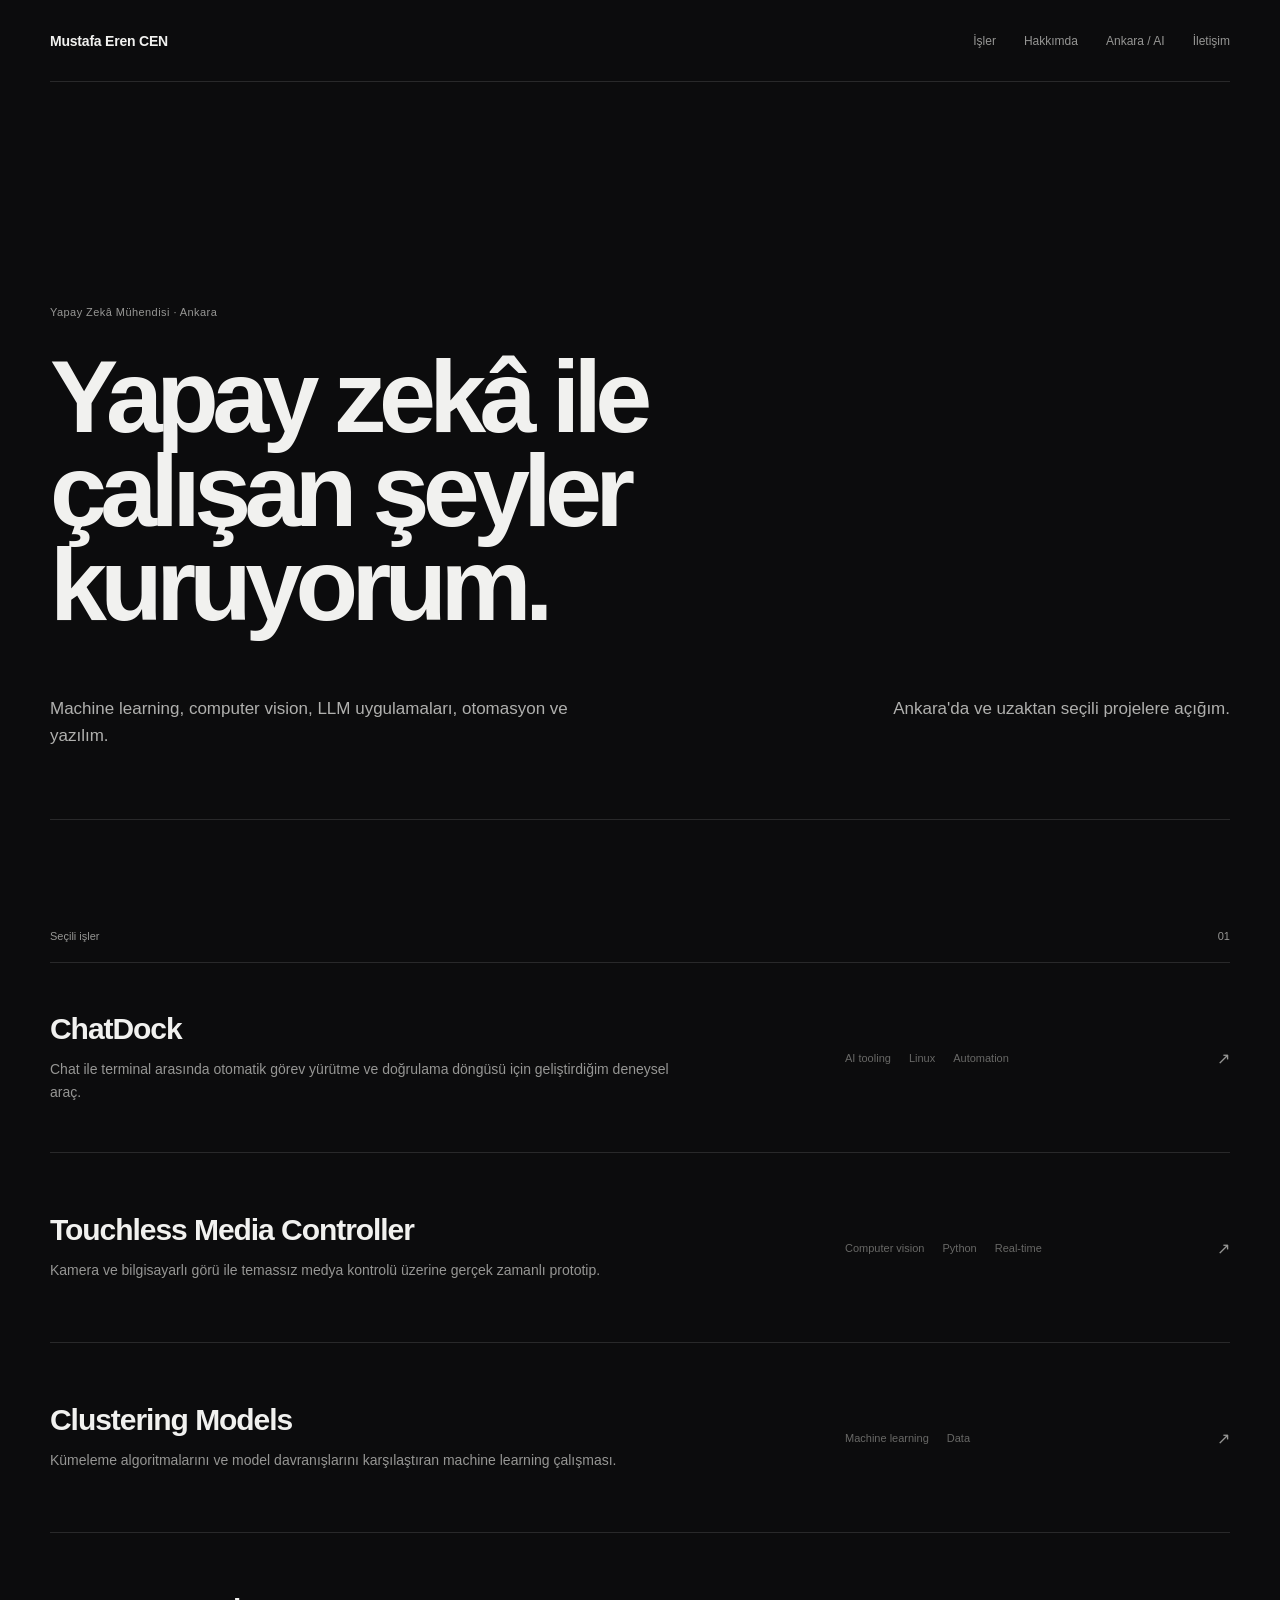
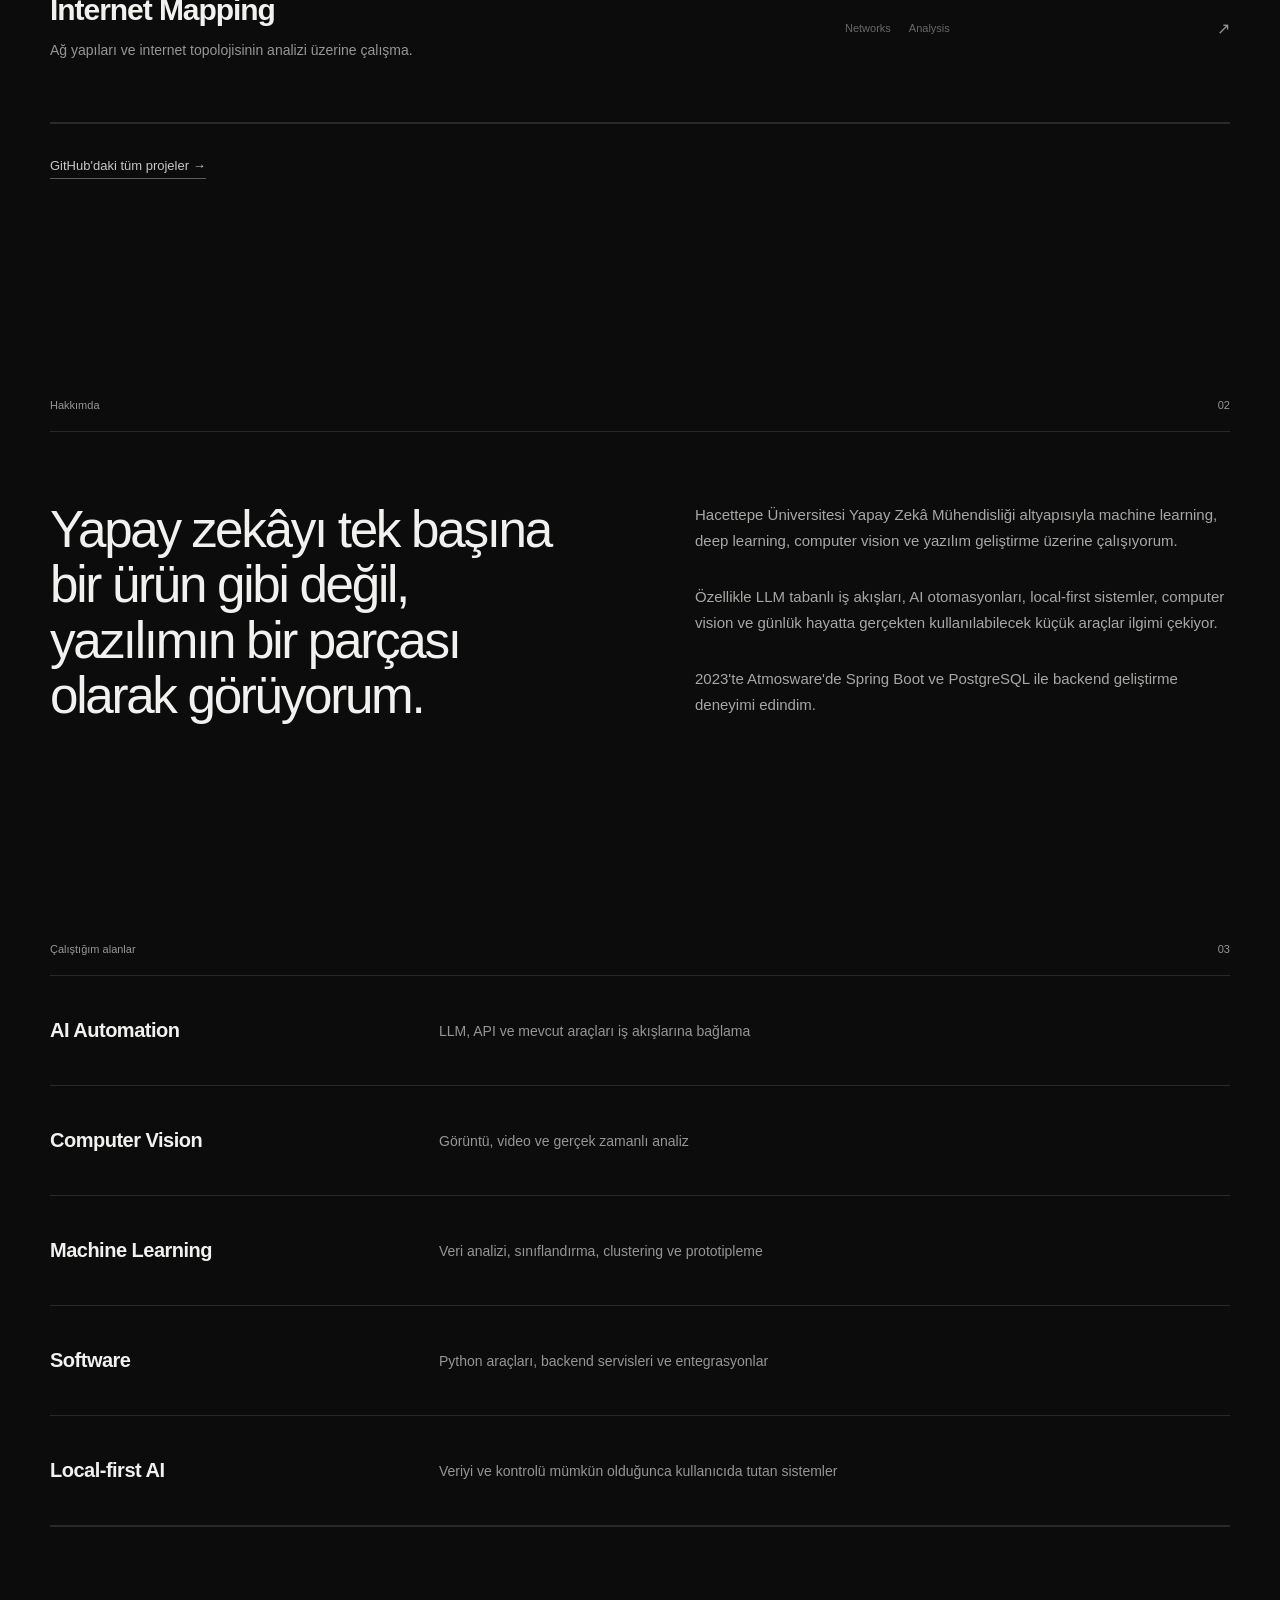
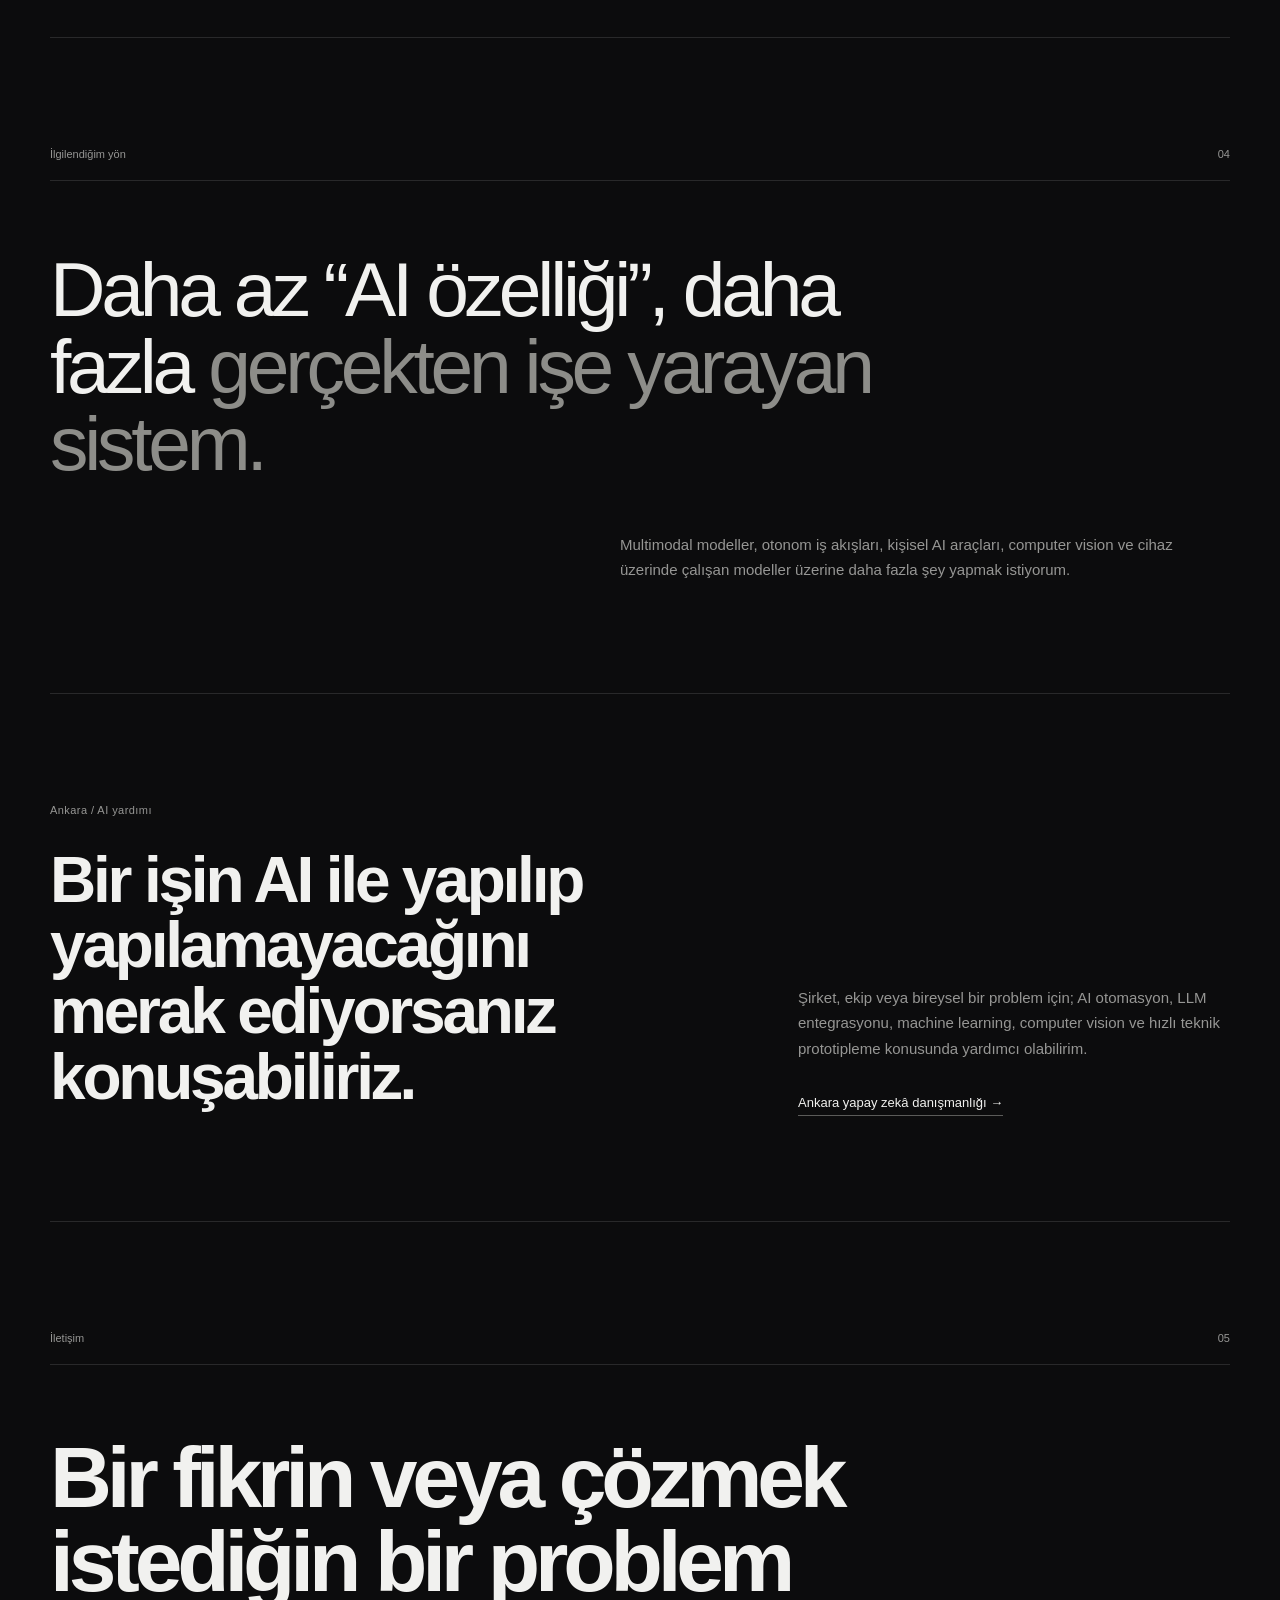
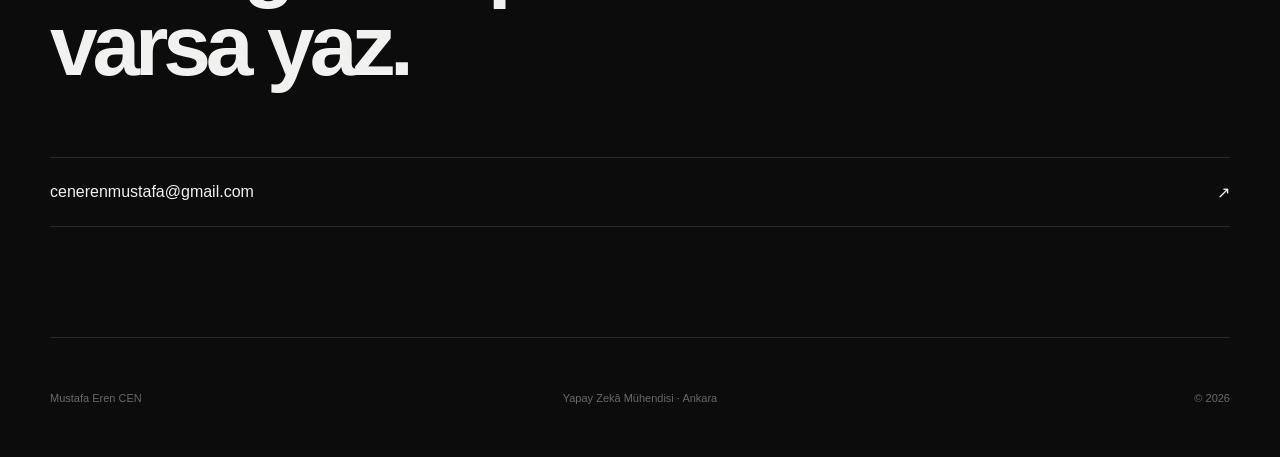
<file: index.html>
<!doctype html>
<html lang="tr">
<head>
  <meta charset="utf-8">
  <meta name="viewport" content="width=device-width,initial-scale=1">

  <title>Mustafa Eren CEN — Yapay Zekâ Mühendisi, Ankara</title>

  <meta
    name="description"
    content="Mustafa Eren CEN — Ankara'da yapay zekâ mühendisi. AI otomasyon, LLM uygulamaları, machine learning, computer vision, Python ve yazılım sistemleri."
  >

  <meta name="robots" content="index,follow,max-image-preview:large,max-snippet:-1">
  <meta name="author" content="Mustafa Eren CEN">
  <meta name="theme-color" content="#0c0c0d">

  <link rel="canonical" href="https://mstfcen.com/">
  <link rel="stylesheet" href="/style.css">

  <meta property="og:type" content="profile">
  <meta property="og:locale" content="tr_TR">
  <meta property="og:title" content="Mustafa Eren CEN — Yapay Zekâ Mühendisi">
  <meta
    property="og:description"
    content="Yapay zekâ, yazılım ve çalışan sistemler. Ankara."
  >
  <meta property="og:url" content="https://mstfcen.com/">

  <script type="application/ld+json">
  {
    "@context":"https://schema.org",
    "@graph":[
      {
        "@type":"Person",
        "@id":"https://mstfcen.com/#person",
        "name":"Mustafa Eren CEN",
        "url":"https://mstfcen.com/",
        "email":"mailto:cenerenmustafa@gmail.com",
        "jobTitle":"Artificial Intelligence Engineer",
        "address":{
          "@type":"PostalAddress",
          "addressLocality":"Ankara",
          "addressCountry":"TR"
        },
        "alumniOf":{
          "@type":"CollegeOrUniversity",
          "name":"Hacettepe University"
        },
        "sameAs":[
          "https://github.com/mstfcen"
        ],
        "knowsAbout":[
          "Artificial Intelligence",
          "Machine Learning",
          "Computer Vision",
          "Large Language Models",
          "AI Automation",
          "Python",
          "Java",
          "Spring Boot"
        ]
      },
      {
        "@type":"WebSite",
        "@id":"https://mstfcen.com/#website",
        "url":"https://mstfcen.com/",
        "name":"Mustafa Eren CEN",
        "publisher":{"@id":"https://mstfcen.com/#person"}
      }
    ]
  }
  </script>
</head>

<body>
  <header class="site-header wrap">
    <a class="name" href="/">Mustafa Eren CEN</a>

    <nav>
      <a href="#work">İşler</a>
      <a href="#about">Hakkımda</a>
      <a href="/ankara-yapay-zeka-danismanligi/">Ankara / AI</a>
      <a href="mailto:cenerenmustafa@gmail.com">İletişim</a>
    </nav>
  </header>

  <main>
    <section class="hero wrap">
      <p class="eyebrow">
        Yapay Zekâ Mühendisi · Ankara
      </p>

      <h1>
        Yapay zekâ ile<br>
        çalışan şeyler kuruyorum.
      </h1>

      <div class="hero-foot">
        <p>
          Machine learning, computer vision,
          LLM uygulamaları, otomasyon ve yazılım.
        </p>

        <p class="availability">
          Ankara'da ve uzaktan seçili projelere açığım.
        </p>
      </div>
    </section>

    <section class="work wrap" id="work">
      <div class="section-title">
        <span>Seçili işler</span>
        <span>01</span>
      </div>

      <div class="work-list">

        <a
          class="work-row"
          href="https://github.com/mstfcen/zaku-chatdock"
          target="_blank"
          rel="noreferrer"
        >
          <div class="work-main">
            <h2>ChatDock</h2>
            <p>
              Chat ile terminal arasında otomatik görev yürütme
              ve doğrulama döngüsü için geliştirdiğim deneysel araç.
            </p>
          </div>

          <div class="work-meta">
            <span>AI tooling</span>
            <span>Linux</span>
            <span>Automation</span>
          </div>

          <span class="arrow">↗</span>
        </a>

        <a
          class="work-row"
          href="https://github.com/mstfcen/touchless-media-controller"
          target="_blank"
          rel="noreferrer"
        >
          <div class="work-main">
            <h2>Touchless Media Controller</h2>
            <p>
              Kamera ve bilgisayarlı görü ile temassız
              medya kontrolü üzerine gerçek zamanlı prototip.
            </p>
          </div>

          <div class="work-meta">
            <span>Computer vision</span>
            <span>Python</span>
            <span>Real-time</span>
          </div>

          <span class="arrow">↗</span>
        </a>

        <a
          class="work-row"
          href="https://github.com/mstfcen/Clustering-Models"
          target="_blank"
          rel="noreferrer"
        >
          <div class="work-main">
            <h2>Clustering Models</h2>
            <p>
              Kümeleme algoritmalarını ve model davranışlarını
              karşılaştıran machine learning çalışması.
            </p>
          </div>

          <div class="work-meta">
            <span>Machine learning</span>
            <span>Data</span>
          </div>

          <span class="arrow">↗</span>
        </a>

        <a
          class="work-row"
          href="https://github.com/mstfcen/Internet-Mapping"
          target="_blank"
          rel="noreferrer"
        >
          <div class="work-main">
            <h2>Internet Mapping</h2>
            <p>
              Ağ yapıları ve internet topolojisinin
              analizi üzerine çalışma.
            </p>
          </div>

          <div class="work-meta">
            <span>Networks</span>
            <span>Analysis</span>
          </div>

          <span class="arrow">↗</span>
        </a>

      </div>

      <a
        class="simple-link"
        href="https://github.com/mstfcen"
        target="_blank"
        rel="noreferrer"
      >
        GitHub'daki tüm projeler →
      </a>
    </section>

    <section class="about wrap" id="about">
      <div class="section-title">
        <span>Hakkımda</span>
        <span>02</span>
      </div>

      <div class="about-grid">
        <div class="about-lead">
          <p>
            Yapay zekâyı tek başına bir ürün gibi değil,
            yazılımın bir parçası olarak görüyorum.
          </p>
        </div>

        <div class="about-copy">
          <p>
            Hacettepe Üniversitesi Yapay Zekâ Mühendisliği
            altyapısıyla machine learning, deep learning,
            computer vision ve yazılım geliştirme üzerine çalışıyorum.
          </p>

          <p>
            Özellikle LLM tabanlı iş akışları,
            AI otomasyonları, local-first sistemler,
            computer vision ve günlük hayatta gerçekten
            kullanılabilecek küçük araçlar ilgimi çekiyor.
          </p>

          <p>
            2023'te Atmosware'de Spring Boot ve PostgreSQL
            ile backend geliştirme deneyimi edindim.
          </p>
        </div>
      </div>
    </section>

    <section class="capabilities wrap">
      <div class="section-title">
        <span>Çalıştığım alanlar</span>
        <span>03</span>
      </div>

      <div class="cap-list">
        <div>
          <strong>AI Automation</strong>
          <span>LLM, API ve mevcut araçları iş akışlarına bağlama</span>
        </div>

        <div>
          <strong>Computer Vision</strong>
          <span>Görüntü, video ve gerçek zamanlı analiz</span>
        </div>

        <div>
          <strong>Machine Learning</strong>
          <span>Veri analizi, sınıflandırma, clustering ve prototipleme</span>
        </div>

        <div>
          <strong>Software</strong>
          <span>Python araçları, backend servisleri ve entegrasyonlar</span>
        </div>

        <div>
          <strong>Local-first AI</strong>
          <span>Veriyi ve kontrolü mümkün olduğunca kullanıcıda tutan sistemler</span>
        </div>
      </div>
    </section>

    <section class="direction wrap">
      <div class="section-title">
        <span>İlgilendiğim yön</span>
        <span>04</span>
      </div>

      <p class="direction-copy">
        Daha az “AI özelliği”, daha fazla
        <em>gerçekten işe yarayan sistem.</em>
      </p>

      <p class="direction-detail">
        Multimodal modeller, otonom iş akışları,
        kişisel AI araçları, computer vision ve
        cihaz üzerinde çalışan modeller üzerine
        daha fazla şey yapmak istiyorum.
      </p>
    </section>

    <section class="ankara wrap">
      <div class="ankara-inner">
        <div>
          <p class="eyebrow">
            Ankara / AI yardımı
          </p>

          <h2>
            Bir işin AI ile yapılıp
            yapılamayacağını merak ediyorsanız konuşabiliriz.
          </h2>
        </div>

        <div class="ankara-copy">
          <p>
            Şirket, ekip veya bireysel bir problem için;
            AI otomasyon, LLM entegrasyonu, machine learning,
            computer vision ve hızlı teknik prototipleme
            konusunda yardımcı olabilirim.
          </p>

          <a href="/ankara-yapay-zeka-danismanligi/">
            Ankara yapay zekâ danışmanlığı →
          </a>
        </div>
      </div>
    </section>

    <section class="contact wrap">
      <div class="section-title">
        <span>İletişim</span>
        <span>05</span>
      </div>

      <h2>
        Bir fikrin veya
        çözmek istediğin bir problem varsa yaz.
      </h2>

      <a
        class="email-link"
        href="mailto:cenerenmustafa@gmail.com"
      >
        cenerenmustafa@gmail.com
        <span>↗</span>
      </a>
    </section>
  </main>

  <footer class="footer wrap">
    <div>
      Mustafa Eren CEN
    </div>

    <div>
      Yapay Zekâ Mühendisi · Ankara
    </div>

    <div>
      © 2026
    </div>
  </footer>
</body>
</html>
</file>
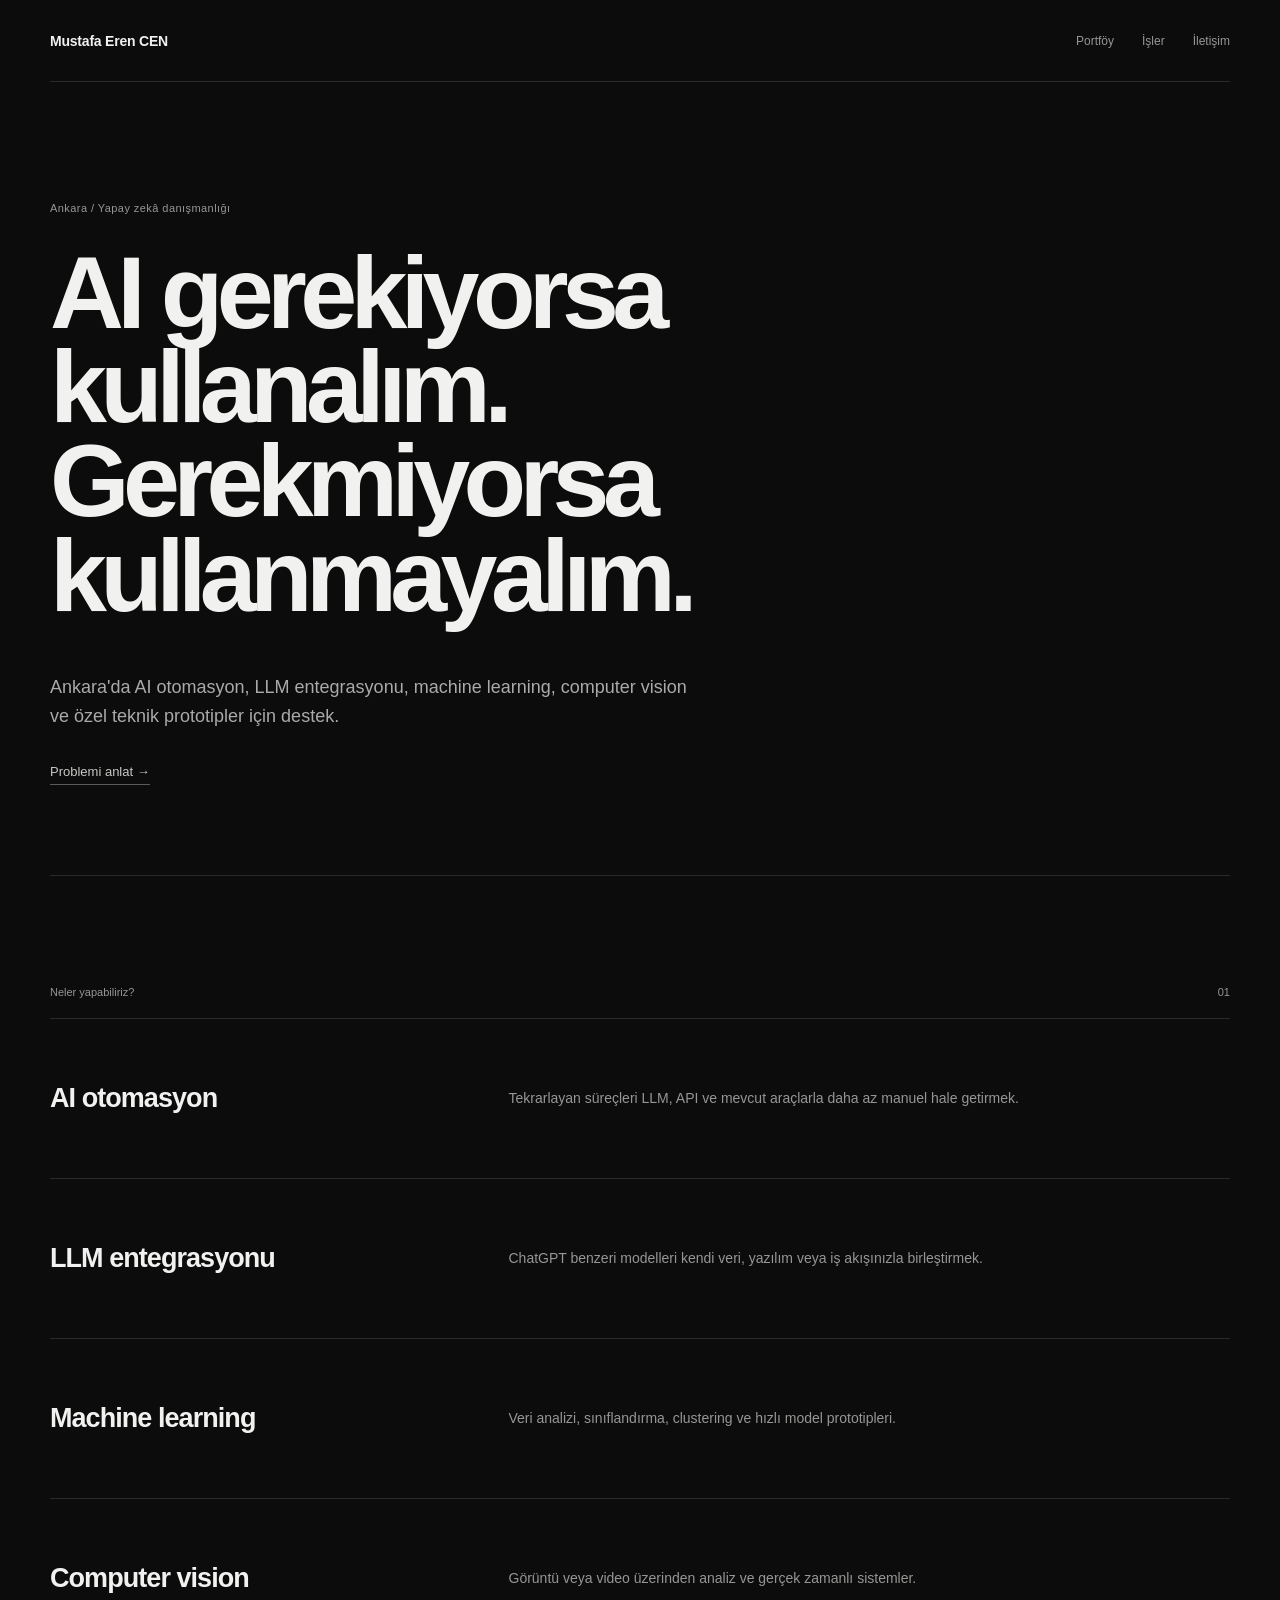
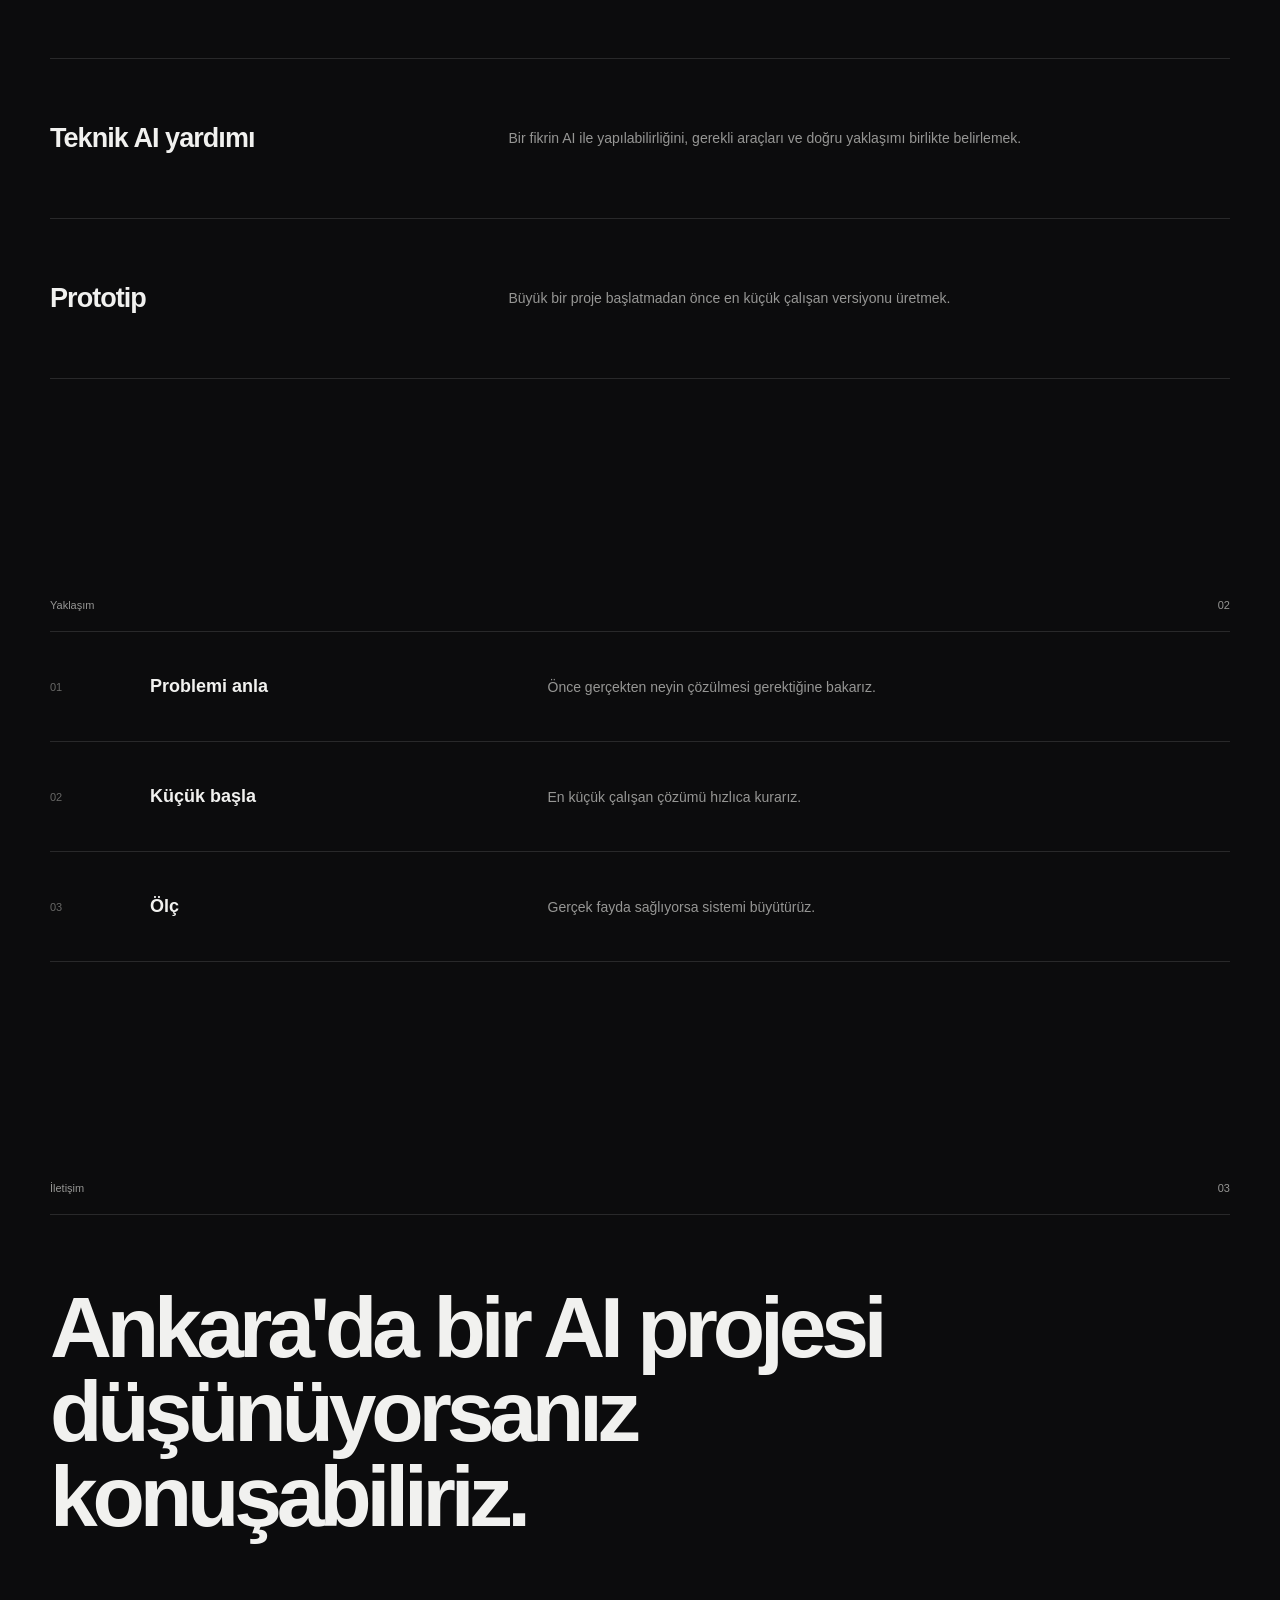
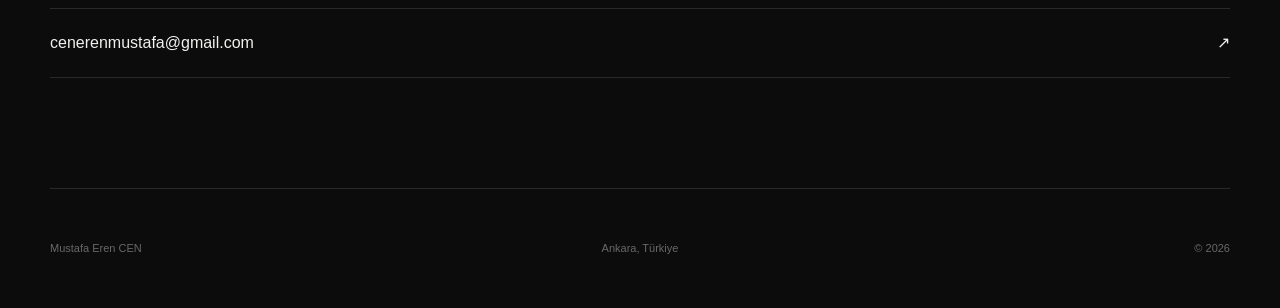
<file: ankara-yapay-zeka-danismanligi/index.html>
<!doctype html>
<html lang="tr">
<head>
  <meta charset="utf-8">
  <meta name="viewport" content="width=device-width,initial-scale=1">

  <title>Ankara Yapay Zekâ Danışmanlığı ve AI Yardımı | Mustafa Eren CEN</title>

  <meta
    name="description"
    content="Ankara'da yapay zekâ danışmanlığı ve teknik AI yardımı. AI otomasyon, LLM entegrasyonu, machine learning, computer vision ve Python prototipleme."
  >

  <meta name="robots" content="index,follow">
  <meta name="theme-color" content="#0c0c0d">

  <link
    rel="canonical"
    href="https://mstfcen.com/ankara-yapay-zeka-danismanligi/"
  >

  <link rel="stylesheet" href="/style.css">

  <script type="application/ld+json">
  {
    "@context":"https://schema.org",
    "@type":"Service",
    "name":"Ankara Yapay Zekâ Danışmanlığı ve AI Teknik Destek",
    "url":"https://mstfcen.com/ankara-yapay-zeka-danismanligi/",
    "provider":{
      "@type":"Person",
      "name":"Mustafa Eren CEN",
      "url":"https://mstfcen.com/",
      "email":"cenerenmustafa@gmail.com"
    },
    "areaServed":{
      "@type":"City",
      "name":"Ankara"
    },
    "serviceType":[
      "Yapay Zekâ Danışmanlığı",
      "AI Otomasyon",
      "LLM Entegrasyonu",
      "Machine Learning",
      "Computer Vision",
      "Python Prototipleme"
    ]
  }
  </script>
</head>

<body>
  <header class="site-header wrap">
    <a class="name" href="/">Mustafa Eren CEN</a>

    <nav>
      <a href="/">Portföy</a>
      <a href="/#work">İşler</a>
      <a href="mailto:cenerenmustafa@gmail.com">İletişim</a>
    </nav>
  </header>

  <main>
    <section class="service-hero wrap">
      <p class="eyebrow">
        Ankara / Yapay zekâ danışmanlığı
      </p>

      <h1>
        AI gerekiyorsa kullanalım.<br>
        Gerekmiyorsa kullanmayalım.
      </h1>

      <p class="service-lead">
        Ankara'da AI otomasyon, LLM entegrasyonu,
        machine learning, computer vision ve
        özel teknik prototipler için destek.
      </p>

      <a
        class="simple-link"
        href="mailto:cenerenmustafa@gmail.com?subject=Ankara%20AI%20projesi"
      >
        Problemi anlat →
      </a>
    </section>

    <section class="service-list wrap">
      <div class="section-title">
        <span>Neler yapabiliriz?</span>
        <span>01</span>
      </div>

      <article>
        <h2>AI otomasyon</h2>
        <p>
          Tekrarlayan süreçleri LLM, API ve mevcut
          araçlarla daha az manuel hale getirmek.
        </p>
      </article>

      <article>
        <h2>LLM entegrasyonu</h2>
        <p>
          ChatGPT benzeri modelleri kendi veri,
          yazılım veya iş akışınızla birleştirmek.
        </p>
      </article>

      <article>
        <h2>Machine learning</h2>
        <p>
          Veri analizi, sınıflandırma,
          clustering ve hızlı model prototipleri.
        </p>
      </article>

      <article>
        <h2>Computer vision</h2>
        <p>
          Görüntü veya video üzerinden
          analiz ve gerçek zamanlı sistemler.
        </p>
      </article>

      <article>
        <h2>Teknik AI yardımı</h2>
        <p>
          Bir fikrin AI ile yapılabilirliğini,
          gerekli araçları ve doğru yaklaşımı birlikte belirlemek.
        </p>
      </article>

      <article>
        <h2>Prototip</h2>
        <p>
          Büyük bir proje başlatmadan önce
          en küçük çalışan versiyonu üretmek.
        </p>
      </article>
    </section>

    <section class="service-process wrap">
      <div class="section-title">
        <span>Yaklaşım</span>
        <span>02</span>
      </div>

      <div class="process-row">
        <span>01</span>
        <strong>Problemi anla</strong>
        <p>Önce gerçekten neyin çözülmesi gerektiğine bakarız.</p>
      </div>

      <div class="process-row">
        <span>02</span>
        <strong>Küçük başla</strong>
        <p>En küçük çalışan çözümü hızlıca kurarız.</p>
      </div>

      <div class="process-row">
        <span>03</span>
        <strong>Ölç</strong>
        <p>Gerçek fayda sağlıyorsa sistemi büyütürüz.</p>
      </div>
    </section>

    <section class="contact wrap">
      <div class="section-title">
        <span>İletişim</span>
        <span>03</span>
      </div>

      <h2>
        Ankara'da bir AI projesi
        düşünüyorsanız konuşabiliriz.
      </h2>

      <a
        class="email-link"
        href="mailto:cenerenmustafa@gmail.com?subject=Ankara%20AI%20projesi"
      >
        cenerenmustafa@gmail.com
        <span>↗</span>
      </a>
    </section>
  </main>

  <footer class="footer wrap">
    <div>Mustafa Eren CEN</div>
    <div>Ankara, Türkiye</div>
    <div>© 2026</div>
  </footer>
</body>
</html>
</file>
<file: style.css>
*{
  box-sizing:border-box;
}

:root{
  --bg:#0c0c0d;
  --fg:#f1f1ef;
  --muted:#969694;
  --soft:#686866;
  --line:#29292a;
  --max:1180px;
  --sans:ui-sans-serif,-apple-system,BlinkMacSystemFont,"Segoe UI",Helvetica,Arial,sans-serif;
}

html{
  scroll-behavior:smooth;
  background:var(--bg);
}

body{
  margin:0;
  background:var(--bg);
  color:var(--fg);
  font-family:var(--sans);
  -webkit-font-smoothing:antialiased;
}

::selection{
  background:var(--fg);
  color:var(--bg);
}

a{
  color:inherit;
  text-decoration:none;
}

.wrap{
  width:min(var(--max),calc(100% - 48px));
  margin-inline:auto;
}

.site-header{
  min-height:82px;
  display:flex;
  align-items:center;
  justify-content:space-between;
  border-bottom:1px solid var(--line);
}

.name{
  font-size:14px;
  font-weight:650;
  letter-spacing:-.015em;
}

.site-header nav{
  display:flex;
  gap:28px;
}

.site-header nav a{
  color:var(--muted);
  font-size:12px;
}

.site-header nav a:hover{
  color:var(--fg);
}

.hero{
  min-height:82vh;
  padding:120px 0 70px;
  display:flex;
  flex-direction:column;
  justify-content:flex-end;
  border-bottom:1px solid var(--line);
}

.eyebrow{
  margin:0 0 32px;
  color:var(--muted);
  font-size:11px;
  letter-spacing:.04em;
}

.hero h1,
.service-hero h1{
  max-width:1050px;
  margin:0;
  font-size:clamp(58px,8vw,112px);
  line-height:.92;
  letter-spacing:-.065em;
  font-weight:600;
}

.hero-foot{
  margin-top:64px;
  display:grid;
  grid-template-columns:1fr 1fr;
  gap:60px;
}

.hero-foot p{
  max-width:520px;
  margin:0;
  color:#b0b0ae;
  font-size:17px;
  line-height:1.55;
}

.availability{
  justify-self:end;
}

.section-title{
  padding-bottom:20px;
  display:flex;
  justify-content:space-between;
  border-bottom:1px solid var(--line);
  color:var(--muted);
  font-size:11px;
}

.work,
.about,
.capabilities,
.direction,
.ankara,
.contact,
.service-list,
.service-process{
  padding:110px 0;
}

.work-list{
  border-bottom:1px solid var(--line);
}

.work-row{
  position:relative;
  min-height:190px;
  padding:28px 70px 28px 0;
  display:grid;
  grid-template-columns:1.4fr .6fr;
  gap:60px;
  align-items:center;
  border-bottom:1px solid var(--line);
}

.work-row:first-child{
  border-top:0;
}

.work-row:hover h2{
  transform:translateX(6px);
}

.work-main h2{
  margin:0 0 12px;
  font-size:30px;
  font-weight:550;
  letter-spacing:-.035em;
  transition:transform .18s ease;
}

.work-main p{
  max-width:620px;
  margin:0;
  color:var(--muted);
  font-size:14px;
  line-height:1.6;
}

.work-meta{
  display:flex;
  flex-wrap:wrap;
  gap:8px 18px;
  color:var(--soft);
  font-size:11px;
}

.arrow{
  position:absolute;
  right:0;
  top:50%;
  transform:translateY(-50%);
  color:var(--muted);
}

.simple-link{
  width:max-content;
  max-width:100%;
  display:block;
  margin-top:34px;
  padding-bottom:5px;
  border-bottom:1px solid #5b5b59;
  color:#c7c7c4;
  font-size:13px;
}

.about-grid{
  padding-top:70px;
  display:grid;
  grid-template-columns:1fr 1fr;
  gap:110px;
}

.about-lead p{
  max-width:520px;
  margin:0;
  font-size:clamp(32px,4vw,54px);
  line-height:1.08;
  letter-spacing:-.045em;
}

.about-copy{
  display:grid;
  gap:25px;
}

.about-copy p{
  margin:0;
  color:#a7a7a4;
  font-size:15px;
  line-height:1.7;
}

.cap-list{
  border-bottom:1px solid var(--line);
}

.cap-list>div{
  min-height:110px;
  display:grid;
  grid-template-columns:.6fr 1.4fr;
  gap:50px;
  align-items:center;
  border-bottom:1px solid var(--line);
}

.cap-list strong{
  font-size:20px;
  letter-spacing:-.025em;
  font-weight:550;
}

.cap-list span{
  color:var(--muted);
  font-size:14px;
}

.direction{
  border-top:1px solid var(--line);
}

.direction-copy{
  max-width:920px;
  margin:70px 0 0;
  font-size:clamp(42px,6vw,82px);
  line-height:1;
  letter-spacing:-.055em;
}

.direction-copy em{
  font-style:normal;
  color:#8d8d89;
}

.direction-detail{
  max-width:610px;
  margin:50px 0 0 auto;
  color:var(--muted);
  font-size:15px;
  line-height:1.7;
}

.ankara{
  border-top:1px solid var(--line);
  border-bottom:1px solid var(--line);
}

.ankara-inner{
  display:grid;
  grid-template-columns:1.2fr .8fr;
  gap:100px;
  align-items:end;
}

.ankara h2{
  max-width:760px;
  margin:0;
  font-size:clamp(38px,5vw,68px);
  line-height:1.03;
  letter-spacing:-.05em;
  font-weight:550;
}

.ankara-copy p{
  margin:0 0 32px;
  color:var(--muted);
  font-size:15px;
  line-height:1.7;
}

.ankara-copy a{
  padding-bottom:5px;
  border-bottom:1px solid #5b5b59;
  font-size:13px;
}

.contact h2{
  max-width:900px;
  margin:70px 0 70px;
  font-size:clamp(48px,6.7vw,92px);
  line-height:.98;
  letter-spacing:-.06em;
  font-weight:550;
}

.email-link{
  min-height:70px;
  display:flex;
  align-items:center;
  justify-content:space-between;
  border-top:1px solid var(--line);
  border-bottom:1px solid var(--line);
  font-size:16px;
}

.footer{
  min-height:120px;
  display:grid;
  grid-template-columns:1fr 1fr 1fr;
  align-items:center;
  border-top:1px solid var(--line);
  color:var(--soft);
  font-size:11px;
}

.footer div:nth-child(2){
  text-align:center;
}

.footer div:last-child{
  text-align:right;
}

/* service */

.service-hero{
  min-height:75vh;
  padding:120px 0 90px;
  display:flex;
  flex-direction:column;
  justify-content:flex-end;
  border-bottom:1px solid var(--line);
}

.service-lead{
  max-width:650px;
  margin:50px 0 0;
  color:#aaa;
  font-size:18px;
  line-height:1.6;
}

.service-list article{
  min-height:160px;
  padding:28px 0;
  display:grid;
  grid-template-columns:.7fr 1.3fr;
  gap:70px;
  align-items:center;
  border-bottom:1px solid var(--line);
}

.service-list h2{
  margin:0;
  font-size:27px;
  font-weight:550;
  letter-spacing:-.035em;
}

.service-list p{
  max-width:620px;
  margin:0;
  color:var(--muted);
  font-size:14px;
  line-height:1.65;
}

.process-row{
  min-height:110px;
  display:grid;
  grid-template-columns:70px .7fr 1.3fr;
  gap:30px;
  align-items:center;
  border-bottom:1px solid var(--line);
}

.process-row span{
  color:var(--soft);
  font-size:11px;
}

.process-row strong{
  font-size:18px;
  font-weight:550;
}

.process-row p{
  margin:0;
  color:var(--muted);
  font-size:14px;
}

@media(max-width:800px){
  .wrap{
    width:calc(100% - 28px);
  }

  .site-header{
    min-height:70px;
  }

  .site-header nav{
    gap:16px;
  }

  .site-header nav a:nth-child(2),
  .site-header nav a:nth-child(3){
    display:none;
  }

  .hero{
    min-height:74svh;
    padding-top:80px;
  }

  .hero h1,
  .service-hero h1{
    font-size:clamp(54px,14vw,82px);
  }

  .hero-foot,
  .about-grid,
  .ankara-inner{
    grid-template-columns:1fr;
    gap:35px;
  }

  .availability{
    justify-self:start;
  }

  .work,
  .about,
  .capabilities,
  .direction,
  .ankara,
  .contact,
  .service-list,
  .service-process{
    padding:75px 0;
  }

  .work-row{
    min-height:220px;
    grid-template-columns:1fr;
    gap:26px;
  }

  .work-meta{
    padding-right:20px;
  }

  .about-grid{
    padding-top:50px;
  }

  .cap-list>div{
    grid-template-columns:1fr;
    gap:10px;
    padding:25px 0;
  }

  .direction-detail{
    margin-left:0;
  }

  .service-list article{
    grid-template-columns:1fr;
    gap:15px;
  }

  .process-row{
    grid-template-columns:45px 1fr;
    padding:24px 0;
  }

  .process-row p{
    grid-column:2;
  }
}

@media(max-width:500px){
  .site-header nav a:not(:last-child){
    display:none;
  }

  .hero h1,
  .service-hero h1{
    font-size:52px;
  }

  .hero-foot p{
    font-size:16px;
  }

  .work-main h2{
    font-size:26px;
  }

  .direction-copy{
    font-size:43px;
  }

  .contact h2{
    font-size:50px;
  }

  .email-link{
    font-size:13px;
    overflow-wrap:anywhere;
  }

  .footer{
    padding:28px 0;
    grid-template-columns:1fr;
    gap:9px;
  }

  .footer div:nth-child(2),
  .footer div:last-child{
    text-align:left;
  }
}
</file>
